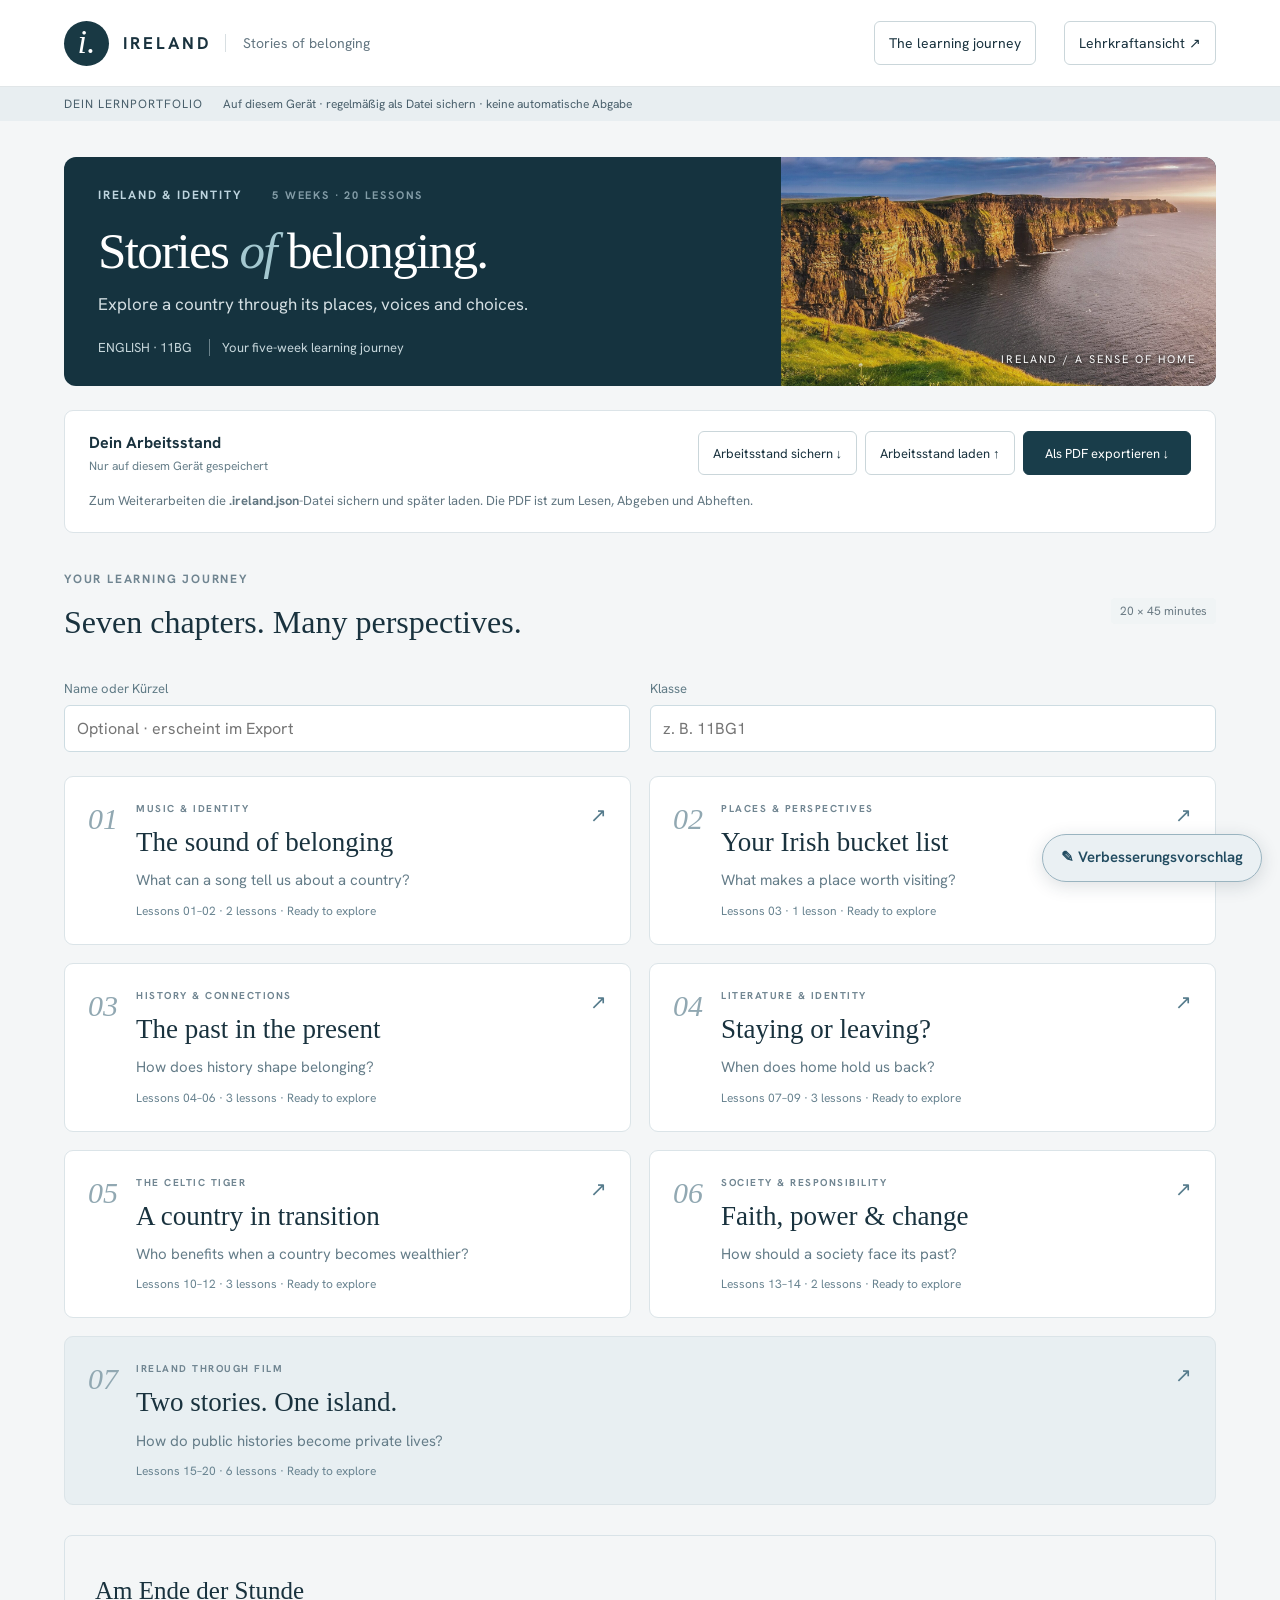
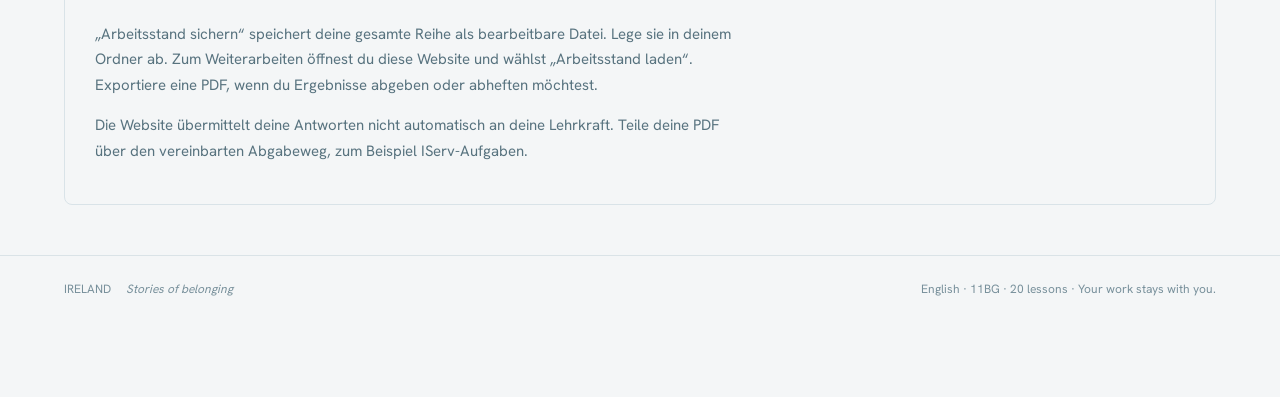
<file: index.html>
<!doctype html>
<html lang="en"><head><meta charset="utf-8"><meta name="viewport" content="width=device-width,initial-scale=1"><title>Ireland · Stories of belonging</title><meta name="description" content="A five-week English learning journey: Irish identity, history, literature and film."><link rel="icon" href="data:image/svg+xml,%3Csvg xmlns='http://www.w3.org/2000/svg' viewBox='0 0 40 40'%3E%3Crect width='40' height='40' rx='10' fill='%23142f3b'/%3E%3Ctext x='20' y='29' text-anchor='middle' font-size='29' fill='%23fff' font-family='Georgia'%3Ei%3C/text%3E%3C/svg%3E"><link rel="stylesheet" href="style.css"><link rel="stylesheet" href="course.css?v=20261119-1"><link rel="stylesheet" href="suggestions.css?v=20261109-1"></head><body>
<header><a class="brand" href="#overview" aria-label="Ireland course overview"><span class="brandmark">i.</span><strong>IRELAND</strong><span class="brand-sub">Stories of belonging</span></a><div class="header-right"><button id="overview-link" class="quiet">The learning journey</button><button id="role" class="quiet">Lehrkraftansicht ↗</button></div></header>
<div class="demo" lang="de">DEIN LERNPORTFOLIO <span>Auf diesem Gerät · regelmäßig als Datei sichern · keine automatische Abgabe</span></div>
<main id="student">
 <section class="intro"><div class="intro-copy"><div class="eyebrow" id="chapter-theme">IRELAND & IDENTITY <span>5 WEEKS · 20 LESSONS</span></div><h1 id="chapter-title">Stories <i>of</i> belonging.</h1><p id="chapter-intro">Explore a country through its places, voices and choices.</p><div class="meta" id="chapter-meta">ENGLISH · 11BG <span>Your five-week learning journey</span></div></div><div class="landscape" role="img" aria-label="Irish cliffs above the Atlantic Ocean"><span>IRELAND / A SENSE OF HOME</span></div></section>
 <section class="portfolio-bar" aria-label="Save and load your work" lang="de"><div><strong>Dein Arbeitsstand</strong><small id="save-status" role="status">Nur auf diesem Gerät gespeichert</small></div><div class="file-actions"><button class="quiet" id="save-work">Arbeitsstand sichern ↓</button><button class="quiet" id="load-work">Arbeitsstand laden ↑</button><button class="primary" id="export-pdf">Als PDF exportieren ↓</button></div><p>Zum Weiterarbeiten die <b>.ireland.json</b>-Datei sichern und später laden. Die PDF ist zum Lesen, Abgeben und Abheften.</p><div id="file-result" role="status" hidden></div></section>
 <div id="overview"></div>
 <div id="lesson" hidden><nav class="steps" aria-label="Learning steps"></nav>
 <div class="input-toolbar"><button class="back-link" id="back-overview">← All chapters</button><button id="pencil-mode" class="quiet" aria-pressed="false" aria-controls="pencil-guide">✎ Apple Pencil</button></div>
 <details id="pencil-guide" class="pencil-guide" lang="de" hidden><summary>Mit dem Apple Pencil schreiben</summary><p>Die Schreibfelder sind jetzt größer. Aktiviere auf deinem iPad unter <b>Einstellungen → Apple Pencil → Kritzeln</b> die Handschrifterkennung und schreibe direkt in ein Textfeld. Das iPad wandelt deine Handschrift in Text um. Kontrolliere erkannte Wörter vor dem Export.</p><p>Du brauchst ein kompatibles iPad und einen unterstützten Stift. Die Website kann „Kritzeln“ nicht selbst einschalten; die Tastatur bleibt nutzbar.</p><a href="https://support.apple.com/de-de/guide/ipad/ipad355ab2a7/ipados" target="_blank" rel="noopener">Apples Anleitung öffnen ↗</a></details>
 <div class="workspace"><article id="content"></article><aside id="companion"></aside></div></div>
</main>
<main id="teacher" hidden></main>
<dialog id="import-dialog" lang="de" aria-labelledby="import-title"><h2 id="import-title">Arbeitsstand laden</h2><div id="import-preview"></div><p>Das Laden ersetzt die aktuell geöffneten Antworten der gesamten Reihe. Sichere deinen bisherigen Stand vorher, wenn du ihn behalten möchtest.</p><div class="dialog-actions"><button class="quiet" id="before-import">Bisherigen Stand sichern</button><button class="quiet" id="cancel-import">Abbrechen</button><button class="primary" id="confirm-import">Diesen Stand laden</button></div></dialog>
<dialog id="pdf-dialog" lang="de" aria-labelledby="pdf-title"><h2 id="pdf-title">Dein Portfolio als PDF</h2><p>Die PDF enthält deine Antworten, Notizen und Rückmeldungen. Sie wird auf diesem Gerät erstellt.</p><label for="pdf-scope">Umfang</label><select id="pdf-scope"><option value="all">Gesamte Reihe</option><option value="current">Aktuelles Kapitel</option></select><p class="source">Auf dem iPad: PDF öffnen → Teilen → „In Dateien sichern“. Zum späteren Bearbeiten zusätzlich „Arbeitsstand sichern“ verwenden.</p><div class="dialog-actions"><button class="quiet" id="cancel-pdf">Abbrechen</button><button class="primary" id="create-pdf">PDF erstellen</button></div><p id="pdf-status" role="status"></p></dialog>
<input id="work-file" type="file" accept=".json,.ireland.json,application/json" hidden>
<footer><span>IRELAND <i>Stories of belonging</i></span><span>English · 11BG · 20 lessons · Your work stays with you.</span></footer><div class="toast" id="toast" role="status" hidden></div>
<script src="jspdf.umd.min.js"></script><script src="course.js"></script><script src="portfolio.js"></script><script src="app.js?v=20261119-1"></script>
<script src="suggestions.js?v=20261109-1"></script></body></html>
</file>
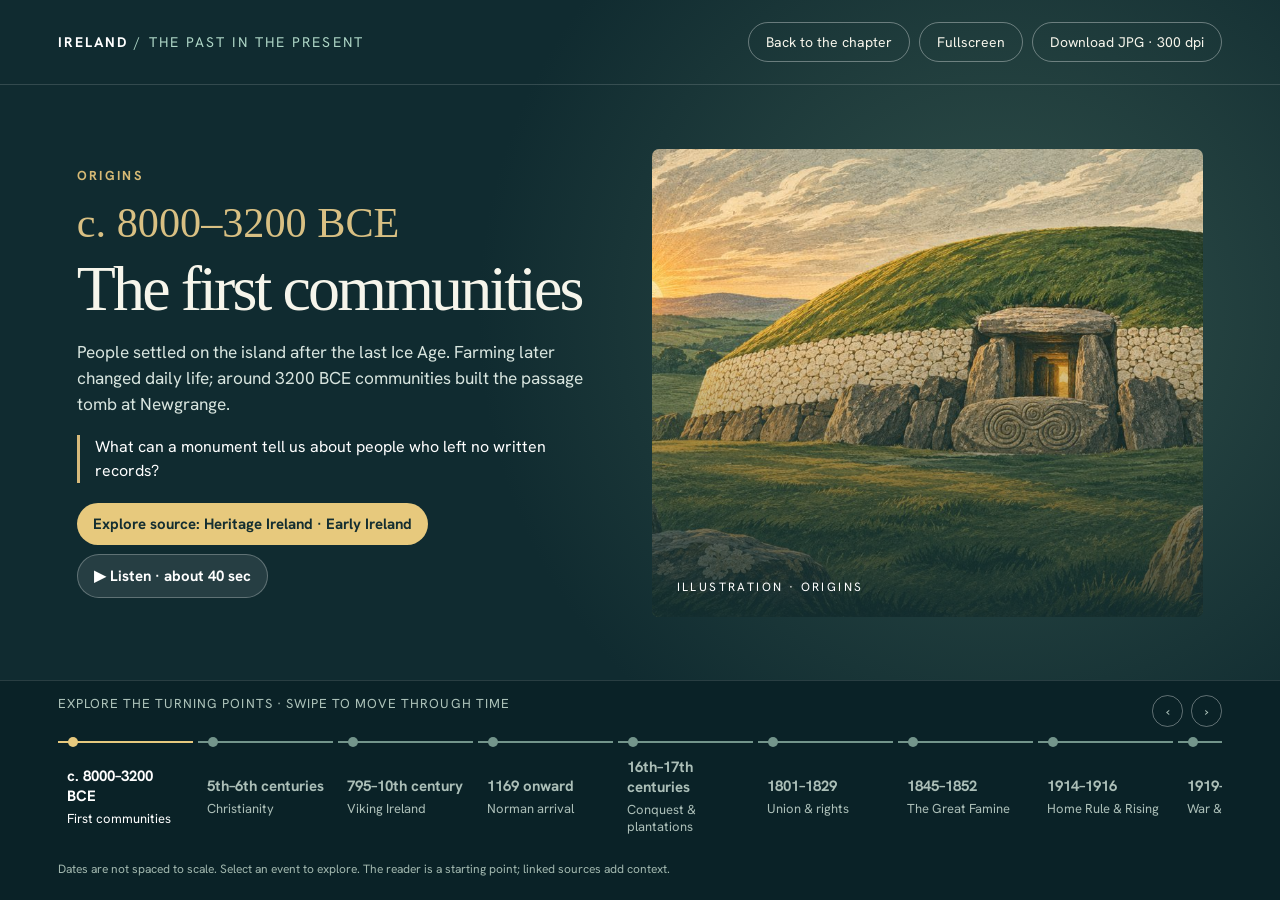
<file: history-timeline.html>
<!doctype html><html lang="en"><head><meta charset="utf-8"><meta name="viewport" content="width=device-width,initial-scale=1,viewport-fit=cover"><title>Ireland | A history of turning points</title><style>
@font-face{font-family:Hanken;src:url(hanken.woff2)}*{box-sizing:border-box}body{margin:0;background:#0d252b;color:#f6f5eb;font-family:Hanken,Arial,sans-serif}a{color:inherit}button{font:inherit} .shell{min-height:100dvh;display:flex;flex-direction:column;overflow:hidden;background:radial-gradient(circle at 78% 35%,#31504a 0,transparent 45%),#102b30}header{padding:22px 4.5vw;display:flex;align-items:center;justify-content:space-between;gap:12px;border-bottom:1px solid #ffffff25}.brand{font-size:14px;letter-spacing:.15em;text-transform:uppercase;color:#aed6c6}.brand b{color:#fff}.actions{display:flex;gap:9px;flex-wrap:wrap}button,.back{border:1px solid #ffffff58;border-radius:50px;background:transparent;color:inherit;padding:10px 17px;text-decoration:none;cursor:pointer;font-size:14px}button:hover,.back:hover,button:focus-visible,a:focus-visible{outline:2px solid #eac877;outline-offset:3px}.main{flex:1;display:grid;grid-template-columns:1fr 1.08fr;gap:5vw;align-items:center;max-width:1600px;width:100%;margin:auto;padding:3vh 6vw}.eyebrow{color:#d6b975;font-size:13px;letter-spacing:.18em;text-transform:uppercase;font-weight:bold}.date{font-family:Georgia,serif;font-size:clamp(25px,3.3vw,56px);color:#d9c083;margin:14px 0 0}h1{font-family:Georgia,serif;font-size:clamp(40px,5vw,78px);line-height:.99;letter-spacing:-.045em;margin:10px 0 20px;font-weight:normal}p{font-size:clamp(16px,1.35vw,21px);line-height:1.5;max-width:650px;color:#d8e5df}.question{border-left:3px solid #d7ba7b;padding-left:15px;font-size:16px;color:#fff}.links{display:flex;flex-wrap:wrap;gap:9px;margin-top:20px}.links a{background:#e7c97d;color:#142e31;padding:11px 16px;border-radius:30px;text-decoration:none;font-size:15px;font-weight:bold}.links a.secondary{background:#ffffff18;color:#fff;border:1px solid #ffffff44}.art{height:min(52vh,520px);min-height:260px;position:relative;border-radius:7px;overflow:hidden;background:linear-gradient(120deg,#061c25a0,#0d292e42),url('ireland.jpg') center/cover}.art:after{content:'';position:absolute;inset:0;background:linear-gradient(0deg,#102b30cc,transparent 65%)}.art img{width:100%;height:100%;object-fit:cover;display:block}.art svg{display:none;position:absolute;z-index:1;width:46%;height:55%;left:27%;top:19%;filter:drop-shadow(0 5px 18px #102b30aa)}.art-label{position:absolute;z-index:2;bottom:22px;left:25px;text-transform:uppercase;letter-spacing:.2em;font-size:12px;color:#fff}.rail-wrap{padding:14px 4.5vw 23px;background:#0a2227;border-top:1px solid #ffffff20}.rail-head{display:flex;justify-content:space-between;color:#aec4bb;font-size:13px;letter-spacing:.08em;margin-bottom:8px}.rail{display:flex;overflow-x:auto;gap:5px;scrollbar-color:#bfa36d transparent;scrollbar-width:thin;padding:6px 0 10px;scroll-snap-type:x proximity}.point{flex:0 0 135px;padding:14px 9px 8px;text-align:left;border:0;border-radius:0;border-top:2px solid #73958b;color:#acbfb8;position:relative;scroll-snap-align:start}.point:before{content:'';position:absolute;width:10px;height:10px;top:-6px;left:10px;border-radius:50%;background:#73958b}.point[aria-current=true]{border-color:#e6c97e;color:white}.point[aria-current=true]:before{background:#e6c97e}.point strong{display:block;font-size:15px;color:inherit}.point span{display:block;font-size:13px;margin-top:4px}.footnote{font-size:12px;color:#a2b8af;margin-top:8px}.nav{display:flex;gap:8px}.nav button{padding:6px 13px} .listen-button{background:#ffffff18;border:1px solid #ffffff44;color:#fff;padding:11px 16px;border-radius:30px;font-size:15px;font-weight:bold}.listen-dialog{width:min(580px,calc(100% - 32px));border:1px solid #799b8d;border-radius:14px;background:#143438;color:#f6f5eb;padding:28px;box-shadow:0 20px 80px #0009}.listen-dialog::backdrop{background:#06191ddd}.listen-dialog h2{font-family:Georgia,serif;font-size:30px;margin:8px 0}.listen-dialog p{font-size:16px}.listen-dialog audio{display:block;width:100%;margin:20px 0}.listen-dialog details{border-top:1px solid #ffffff40;padding-top:14px}.listen-dialog summary{cursor:pointer;color:#e7c97d;font-weight:bold}.listen-dialog .close-listen{margin-top:18px}.listen-dialog [role=status]{font-size:14px;color:#f0cf9a}@media(max-width:760px){header{padding:16px}.brand{font-size:11px}.actions button,.back{font-size:12px;padding:8px 11px}.main{grid-template-columns:1fr;gap:20px;padding:28px 20px}.art{order:-1;height:27vh;min-height:165px}.art img{width:100%;height:100%;object-fit:cover;display:block}.art svg{height:60%;top:15%}.date{font-size:29px}h1{font-size:42px}.rail-wrap{padding:15px}.shell{min-height:100dvh;overflow:visible}p{font-size:16px}}
</style></head><body><div class="shell"><header><div class="brand"><b>IRELAND</b> / THE PAST IN THE PRESENT</div><div class="actions"><a class="back" href="index.html">Back to the chapter</a><button id="full">Fullscreen</button><button id="export">Download JPG · 300 dpi</button></div></header><main class="main"><div><div class="eyebrow" id="tag"></div><div class="date" id="date"></div><h1 id="title"></h1><p id="description"></p><p class="question" id="question"></p><div class="links" id="links"></div></div><div class="art"><img id="event-image" alt=""><svg id="symbol" viewBox="0 0 200 160" fill="none" stroke="#f4e8bc" stroke-width="3" stroke-linecap="round" stroke-linejoin="round" aria-hidden="true"></svg><span class="art-label" id="artlabel"></span></div></main><div class="rail-wrap"><div class="rail-head"><span>EXPLORE THE TURNING POINTS · SWIPE TO MOVE THROUGH TIME</span><div class="nav"><button id="prev" aria-label="Previous event">‹</button><button id="next" aria-label="Next event">›</button></div></div><nav class="rail" aria-label="Historical events" id="rail"></nav><div class="footnote">Dates are not spaced to scale. Select an event to explore. The reader is a starting point; linked sources add context.</div></div></div><dialog id="listen-dialog" class="listen-dialog" aria-labelledby="listen-title"><div class="eyebrow">LISTENING · ABOUT 40 SECONDS</div><h2 id="listen-title"></h2><p>Listen first. Then open the transcript to check what you understood.</p><audio id="history-audio" controls preload="none" aria-label="Audio narration"></audio><p id="audio-status" role="status" hidden></p><p>Audio generated with <a href="https://elevenlabs.io/" target="_blank" rel="noopener noreferrer">ElevenLabs</a>.</p><details id="transcript-details"><summary>Read the transcript</summary><p id="transcript"></p></details><button class="close-listen" id="close-listen">Close</button></dialog><script>
const events=[
{date:'c. 8000–3200 BCE',short:'First communities',title:'The first communities',tag:'ORIGINS',desc:'People settled on the island after the last Ice Age. Farming later changed daily life; around 3200 BCE communities built the passage tomb at Newgrange.',q:'What can a monument tell us about people who left no written records?',source:'Heritage Ireland · Early Ireland',url:'https://heritageireland.ie/articles/mesolithic-iron-age-8000bc-400ad/',icon:'stone'},
{date:'5th–6th centuries',short:'Christianity',title:'Belief, books & memory',tag:'EARLY IRELAND',desc:'Christianity spread through Ireland. Monasteries became important centers of learning and manuscript culture, alongside older traditions.',q:'How can a new belief change the way a culture preserves its stories?',source:'Heritage Ireland · Monasteries and abbeys',url:'https://heritageireland.ie/visit/monasteries-and-abbeys/',icon:'book'},
{date:'795–10th century',short:'Viking Ireland',title:'Raiders, traders, towns',tag:'CONNECTIONS',desc:'Viking raids began in 795. Later, fortified bases developed into towns, including Dublin, and trade connected Ireland to wider networks.',q:'How can the same arrivals bring violence and lasting exchange?',source:'National Museum of Ireland · The Viking Age',url:'https://source.museum.ie/en-IE/Collections-Research/Irish-Antiquities-Division-Collections/Collections-List-%281%29/Viking/The-Viking-Age-in-Ireland',icon:'ship'},
{date:'1169 onward',short:'Norman arrival',title:'A new power arrives',tag:'POWER & LAND',desc:'Norman forces arrived in 1169. Their involvement began a long, uneven history of English influence and control; authority was never uniform across the whole island.',q:'Who gains power when political control over land changes?',source:'National Museum of Ireland · Vikings and Normans',url:'https://source.museum.ie/en-IE/Collections-Research/Art-and-Industry-Collections/Art-Industry-Collections-List/Numismatics/Airgead-A-Thousand-Years-of-Irish-Coins-Currency/950-1450-Vikings%2C-Normans-and-Medieval-Mints',icon:'tower'},
{date:'16th–17th centuries',short:'Conquest & plantations',title:'Land, religion & power',tag:'POWER & LAND',desc:'English conquest and plantations transferred land to settlers, including Protestants from England and Scotland. These changes contributed to deep political, economic and religious divisions.',q:'How might changes in land ownership shape identity across generations?',source:'National Archives · Ireland chronology',url:'https://csorp.nationalarchives.ie/context/chronology.html',icon:'land'},
{date:'1801–1829',short:'Union & rights',title:'Union and unequal rights',tag:'POLITICS',desc:'The Act of Union brought Ireland into the United Kingdom in 1801. Catholic emancipation in 1829 removed major barriers to Catholics entering Parliament.',q:'What is the difference between being governed and having political representation?',source:'UK Parliament · Union and emancipation',url:'https://www.parliament.uk/about/living-heritage/evolutionofparliament/legislativescrutiny/parliamentandireland/overview/repeal/',icon:'columns'},
{date:'1845–1852',short:'The Great Famine',title:'Famine & departure',tag:'MIGRATION',desc:'Potato blight struck a society already marked by poverty and unequal access to land. Around a million people died and roughly another million emigrated; government responses remain a subject of debate.',q:'Why does a crop failure become a human catastrophe?',source:'National Archives of Ireland · Famine records',url:'https://nationalarchives.ie/help-with-research/research-guides/famine-records-distress-papers-and-the-relief-commission/',icon:'ship'},
{date:'1914–1916',short:'Home Rule & Rising',title:'A demand for change',tag:'INDEPENDENCE',desc:'Home Rule was passed in 1914 but suspended during World War I. In 1916 rebels launched the Easter Rising, mainly in Dublin. The executions that followed helped shift public opinion.',q:'Why can the response to a rebellion change its meaning?',source:'National Archives · 1916 and the revolution',url:'https://centenaries.nationalarchives.ie/centenaries/',icon:'flag'},
{date:'1919–1923',short:'War & partition',title:'Independence and division',tag:'INDEPENDENCE',desc:'The War of Independence ended in a 1921 treaty. Ireland had already been partitioned; the Irish Free State began in 1922 while Northern Ireland remained in the UK. A civil war followed in the new state.',q:'Why did independence produce different outcomes on one island?',source:'UK Parliament · The Anglo-Irish Treaty',url:'https://commonslibrary.parliament.uk/research-briefings/cbp-9260/',icon:'land'},
{date:'1948–1949',short:'Republic of Ireland',title:'A republic emerges',tag:'A CHANGING STATE',desc:'The Republic of Ireland Act was passed in 1948 and took effect in 1949. Northern Ireland remained part of the United Kingdom.',q:'How do legal changes give a state a new identity?',source:'Irish Statute Book · Republic of Ireland Act',url:'https://www.irishstatutebook.ie/eli/1948/act/22/enacted/en/html',icon:'columns'},
{date:'late 1960s–1998',short:'The Troubles',title:'Conflict in Northern Ireland',tag:'CONFLICT & PEACE',desc:'The Troubles involved political conflict, discrimination, violence by paramilitaries and state forces, and suffering across communities. Religious labels alone cannot explain the conflict.',q:'Whose experiences need to be heard to understand a divided society?',source:'UK National Archives · The Belfast Agreement',url:'https://www.nationalarchives.gov.uk/education/teaching-resources/the-belfast-good-friday-agreement/',song:'U2 · Sunday Bloody Sunday',songurl:'https://www.youtube.com/watch?v=zhMD7nt1LIg',icon:'bridge'},
{date:'1973–1990s',short:'Europe & economy',title:'New connections',tag:'EUROPE & CHANGE',desc:'Ireland joined the European Economic Community in 1973. In the 1990s the Republic experienced rapid economic growth, later known as the Celtic Tiger.',q:'How might economic opportunity change migration and identity?',source:'EU · History of the European Union',url:'https://european-union.europa.eu/principles-countries-history/history-eu/1970-79_en',icon:'stars'},
{date:'10 April 1998',short:'Good Friday Agreement',title:'Building a peace',tag:'CONFLICT & PEACE',desc:'The Belfast / Good Friday Agreement created a framework for power-sharing and cooperation. It affirmed that Northern Ireland’s constitutional status depends on majority consent. Peace remains an ongoing process.',q:'What does a peace agreement need in order to last?',source:'UK National Archives · The agreement',url:'https://www.nationalarchives.gov.uk/image/2e914784-65f4-40ea-972d-65ec5bce6119/',icon:'bridge'},
{"date": "2008–2013", "short": "Financial crisis", "title": "When the boom ended", "tag": "ECONOMY & SOCIETY", "desc": "The property and banking crisis exposed weaknesses in the Irish economy. Ireland entered an EU–IMF assistance program in 2010 and completed it in 2013; unemployment, emigration and spending cuts affected many lives.", "q": "How can an economic crisis change people’s choices about home?", "source": "European Commission · Financial assistance to Ireland", "url": "https://economy-finance.ec.europa.eu/eu-financial-assistance/euro-area-countries/financial-assistance-ireland_en", "icon": "land"},
{"date": "2015 & 2018", "short": "Rights & referendums", "title": "A changing society", "tag": "RIGHTS & IDENTITY", "desc": "Voters in the Republic approved marriage equality in 2015 and a constitutional amendment on the regulation of abortion in 2018, following years of debate and campaigning.", "q": "How can a referendum reveal changing ideas about rights and identity?", "source": "Electoral Commission · Previous referendums", "url": "https://www.electoralcommission.ie/previous-referendums/", "icon": "flag"},
{"date": "2016–2021", "short": "Brexit & the border", "title": "A border, revisited", "tag": "IRELAND & EUROPE", "desc": "The UK voted to leave the EU in 2016; a majority in Northern Ireland voted to remain. The UK left in 2020, raising questions about trade, the Irish border and relationships across these islands.", "q": "What happens when political borders and everyday connections do not match?", "source": "Electoral Commission · EU referendum results", "url": "https://www.electoralcommission.org.uk/research-reports-and-data/our-reports-and-data-past-elections-and-referendums/results-and-turnout-eu-referendum", "icon": "bridge"},
{"date": "2023–2024", "short": "Power-sharing returns", "title": "Governing together again", "tag": "CONFLICT & PEACE", "desc": "The Windsor Framework changed post-Brexit arrangements in 2023. Northern Ireland’s power-sharing institutions returned in February 2024 after a period without an executive.", "q": "What does cooperation require when political communities disagree?", "source": "UK Parliament · Developments in Northern Ireland", "url": "https://commonslibrary.parliament.uk/research-briefings/cbp-9913/", "icon": "columns"},
{"date": "2026 · TODAY", "short": "Belonging today", "title": "A story still unfolding", "tag": "MIGRATION & HOME", "desc": "In the Republic’s 2022 census, 20% of usual residents were born outside the state. By 2026, migration and access to housing remain part of discussions about belonging and opportunity.", "q": "Whose experiences would you include in a portrait of Ireland today?", "source": "CSO · Migration and diversity in the 2022 census", "url": "https://www.cso.ie/en/releasesandpublications/ep/p-cpsr/censusofpopulation2022-summaryresults/migrationanddiversity/", "source2": "CSO · Well-being in Ireland, 2026", "url2": "https://www-cloud.cso.ie/en/csolatestnews/pressreleases/2026pressreleases/pressstatement-well-beinginformationhub2026/", "icon": "stars"}
];
const listeningTexts=["The first people reached Ireland around eight thousand BCE, after the last Ice Age. They lived by hunting, fishing, and gathering plants. Several thousand years later, farming changed how communities used the land. People grew crops, raised animals, and built permanent settlements. Around thirty-two hundred BCE, they also built the passage tomb at Newgrange. Its stone passage is aligned with the rising sun at the winter solstice. We cannot ask the builders what it meant to them, but the monument offers evidence of careful planning and shared knowledge. It reminds us that Ireland’s history began long before written records.", "Christianity spread across Ireland during the fifth and sixth centuries. Saint Patrick became the best-known figure in the story, although other missionaries also helped spread the new faith. Monasteries later became places of prayer, learning, and artistic work. Monks copied religious texts and created beautifully decorated manuscripts. Writing also helped preserve some stories that had previously been passed on orally. Older traditions did not simply disappear overnight. The growth of Christianity was a gradual process, and beliefs and customs changed over time. When we study this period, monasteries help us explore both religious life and the development of written culture.", "The first recorded Viking raids on Ireland took place in seven hundred ninety-five. Monasteries were among the places attacked, and many people suffered violence or enslavement. Over time, however, Viking communities also settled and traded. Dublin began as one of their fortified bases and developed into an important town. Other bases helped shape places such as Waterford, Limerick, Cork, and Wexford. Goods, people, and ideas moved between Ireland and other parts of Europe. The Viking story therefore includes both conflict and exchange. It shows how newcomers and existing communities could influence one another over generations.", "In eleven sixty-nine, Norman forces arrived in Ireland. Their intervention was connected to struggles between Irish rulers, but it also began a long period of growing outside influence. Norman lords established settlements and built fortifications in areas they controlled. English authority later expanded, although control was uneven and changed over time. In some places, Norman families adopted Irish customs and formed connections with local communities. The arrival of the Normans was therefore not a single moment when the whole island suddenly became English. Instead, it started a complicated history of alliances, land ownership, conflict, and political power.", "During the sixteenth and seventeenth centuries, English rulers extended their control over Ireland through military campaigns and changes in land ownership. Under policies known as plantations, land was confiscated and given to settlers, many of them Protestant and from England or Scotland. The Plantation of Ulster is one important example. These changes affected livelihoods, political power, religion, and ideas of belonging. Their consequences were not simple or immediate, and later conflicts had many causes. Still, the history of conquest and settlement helps explain why questions about land, identity, and authority remained important for generations.", "In eighteen hundred and one, Ireland became part of the United Kingdom of Great Britain and Ireland. The Irish Parliament was abolished, and political decisions were made at Westminster. At the time, Catholics faced serious restrictions on their political rights. In eighteen twenty-nine, Catholic emancipation removed major barriers that had prevented Catholics from sitting in Parliament. This change did not end inequality or settle the question of how Ireland should be governed. Many people continued to campaign for reform and greater self-government. The period raises an important question: who gets to take part in decisions that affect a country?", "In eighteen forty-five, a disease called potato blight began destroying crops in Ireland. Many people depended heavily on potatoes, especially poorer families with limited access to land and other food. The result was a devastating famine. Around one million people died from hunger or disease, and roughly another million left Ireland in search of safety and opportunity. The British government and other organizations provided some relief, but their responses were often inadequate and remain a subject of historical debate. The famine changed families and communities across Ireland and helped shape a large Irish diaspora overseas.", "At the beginning of the twentieth century, many people wanted Ireland to govern more of its own affairs. A Home Rule law was passed in nineteen fourteen, but its implementation was suspended when World War One began. In April nineteen sixteen, a group of rebels launched the Easter Rising, mainly in Dublin. They declared an Irish republic, but the rebellion was defeated. British authorities then executed several of its leaders. The Rising did not immediately win independence. However, the fighting and the executions influenced public opinion and became important events in the movement for independence.", "The Irish War of Independence began in nineteen nineteen and ended with a truce in nineteen twenty-one. In the same period, Ireland was partitioned, and Northern Ireland became a separate political entity. The Anglo-Irish Treaty led to the creation of the Irish Free State in nineteen twenty-two. Northern Ireland remained in the United Kingdom. The treaty was controversial because the new state remained linked to the British Crown and because the island stayed divided. Disagreement over the treaty led to a civil war in the Free State. Independence and partition therefore brought both political change and painful divisions.", "The Irish Free State gained greater independence over the following decades. In nineteen forty-eight, the Republic of Ireland Act was passed. It took effect in nineteen forty-nine, when the state left the British Commonwealth. Today, Ireland is an independent state covering most of the island. Northern Ireland, made up of six counties in the northeast, remains part of the United Kingdom. It is useful to distinguish the island of Ireland from these two political jurisdictions. The story of independence did not end in a single year; it developed through laws, political decisions, and changing relationships over time.", "From the late nineteen sixties, Northern Ireland experienced decades of conflict known as the Troubles. Discrimination, disagreements about political identity, and the question of Northern Ireland’s future all played a part. Nationalists generally wanted a united Ireland, while unionists generally wanted Northern Ireland to remain in the United Kingdom. These communities were diverse, and religion alone does not explain the conflict. Paramilitary groups and state forces were involved in violence, and thousands of people were killed. Many more were injured or affected by loss and fear. Understanding this history means listening carefully to different experiences and perspectives.", "In nineteen seventy-three, Ireland joined the European Economic Community, a predecessor of today’s European Union. Membership created new political and economic connections with other European countries. European funding and access to wider markets supported change, although many factors influenced Ireland’s economy. During the nineteen nineties, the Republic of Ireland experienced a period of rapid growth known as the Celtic Tiger. More jobs and investment changed daily life, and patterns of migration shifted too. Economic growth brought opportunities, but it did not benefit everyone equally. The history of Europe and the economy offers another way to explore belonging and change.", "On Good Friday, April tenth, nineteen ninety-eight, an agreement was reached after years of conflict and difficult negotiations. The Belfast, or Good Friday, Agreement involved the British and Irish governments and most political parties in Northern Ireland. It created a framework for shared government and cooperation across the island. It also recognized that Northern Ireland’s constitutional status would not change without the consent of a majority there. Voters in Northern Ireland and Ireland approved the agreement in referendums. The agreement was a major step toward peace, but building trust and addressing the effects of conflict remain ongoing tasks.", "The Celtic Tiger years brought rapid growth to Ireland, but the boom also created risks. Property prices rose, and banks became heavily involved in lending for construction and housing. When the global financial crisis hit in two thousand eight, the Irish banking system came under severe pressure. The government guaranteed bank liabilities, and public finances deteriorated. In two thousand ten, Ireland requested financial assistance from the European Union and the International Monetary Fund. The country completed the assistance program in two thousand thirteen. Recovery followed, but unemployment, emigration, public spending cuts, and debt affected many people’s lives.", "In the Republic of Ireland, referendums in two thousand fifteen and two thousand eighteen marked important social changes. In twenty fifteen, voters approved a constitutional amendment allowing marriage between two people regardless of their sex. In twenty eighteen, voters approved an amendment replacing a constitutional provision that had restricted abortion. These decisions followed years of public debate and campaigning. People held different views on both issues, and the votes did not end every disagreement. They illustrate how citizens can influence the constitution, and how ideas about rights, religion, family, and identity can change over time.", "In twenty sixteen, people across the United Kingdom voted on whether to leave the European Union. The overall result was to leave, while a majority of voters in Northern Ireland chose to remain. The United Kingdom formally left the European Union in January twenty twenty. This raised difficult questions about trade and the border on the island of Ireland. The Republic of Ireland remained an EU member, while Northern Ireland left as part of the United Kingdom. New arrangements sought to avoid physical checks on goods at the land border, but also created debate about checks and connections with Great Britain.", "After political disagreements and a period without a functioning power-sharing executive, Northern Ireland’s institutions returned in February twenty twenty-four. The arrangements were connected to debates about post-Brexit trade rules and the Windsor Framework, agreed by the United Kingdom and the European Union in twenty twenty-three. Power-sharing requires parties representing different political communities to govern together. Its return showed that cooperation is possible, but it did not resolve every disagreement about identity, trade, or Northern Ireland’s future. The peace established by the Good Friday Agreement depends on continuing political work, compromise, and the participation of communities.", "Ireland today is shaped by both emigration and immigration. In the Republic’s twenty twenty-two census, one in five usual residents had been born outside the state, including people born elsewhere on the island. Their experiences add to the many ways people understand Irish identity and belonging. At the same time, housing costs and access to homes remain important public issues. Data published in twenty twenty-six show how strongly rent and housing costs can affect household finances. The past helps explain the present, but the story continues: whose voices should we listen to when discussing Ireland today?"];
const icons={stone:'<path d="M20 128 Q100 0 180 128 Z M20 128H180 M82 128V94h36v34 M92 77q8-13 16 0q-8 13-16 0z"/>',book:'<path d="M25 40 Q65 26 100 45 Q135 26 175 40 V125 Q135 110 100 130 Q65 110 25 125Z M100 45V130 M45 58h35 M45 72h35 M120 58h35 M120 72h35"/>',ship:'<path d="M24 108h152l-24 30H52Z M100 25v82 M96 32Q42 52 53 95h43 M104 38q40 23 38 57h-38 M25 148q20-10 40 0t40 0t40 0t35 0"/>',tower:'<path d="M47 138V52h15V36h18v16h18V36h18v16h18V36h18v102H47 M84 138v-29q16-22 32 0v29 M65 72h12 M123 72h12"/>',land:'<path d="M30 35q35 15 65-5t75 10v85q-40-25-75-5t-65-5Z M95 30v90 M30 74q35 15 65-4t75 8"/>',columns:'<path d="M22 55L100 20l78 35H22 M35 60v65 M65 60v65 M100 60v65 M135 60v65 M165 60v65 M20 132h160 M30 140h140"/>',flag:'<path d="M50 142V25 M50 31q34-20 65 0t50 0v62q-24 17-50 0t-65 0 M33 142h34"/>',bridge:'<path d="M18 113h164 M24 113Q100 8 176 113 M46 91v22 M70 65v48 M100 52v61 M130 65v48 M154 91v22 M22 135q20-9 40 0t40 0t40 0t38 0"/>',stars:'<circle cx="100" cy="80" r="57" stroke-dasharray="2 10"/><path d="M100 39v82 M59 80h82 M73 53q54 27 0 54 M127 53q-54 27 0 54"/>'};
const illustrations=[['01-newgrange.jpg','An imagined view of the Newgrange passage tomb'],['02-monastery.jpg','An imagined early Irish monastery and manuscript'],['03-vikings.jpg','An imagined Viking ship near an early settlement'],['04-normans.jpg','An imagined Norman castle in Ireland'],['05-plantations.jpg','An imagined landscape of plantation and divided land'],['06-union.jpg','An illustration of parliamentary union and representation'],['07-famine.jpg','A symbolic illustration of the Great Famine and emigration'],['08-rising.jpg','An illustration inspired by Dublin during the Easter Rising'],['09-partition.jpg','Diverging railway tracks and a symbolic treaty document'],['10-republic.jpg','An illustration of the Republic of Ireland'],['11-troubles.jpg','An imagined Belfast street during the Troubles'],['12-europe.jpg','A symbolic illustration of Ireland and Europe'],['13-agreement.jpg','Hands beside documents and an olive branch, symbolizing the Good Friday Agreement'],["14-crisis.jpg", "Symbolic houses and financial charts"],["15-rights.jpg", "An imagined vote representing social change"],["16-brexit.jpg", "A symbolic border road and customs document"],["17-power-sharing.jpg", "Two chairs and a civic building symbolize power-sharing"],["18-belonging.jpg", "An imagined diverse Irish streetscape"]];
let active=0;const $=id=>document.getElementById(id),rail=$('rail');function show(i){active=Math.max(0,Math.min(events.length-1,i));let e=events[active];$('tag').textContent=e.tag;$('date').textContent=e.date;$('title').textContent=e.title;$('description').textContent=e.desc;$('question').textContent=e.q;$('artlabel').textContent='ILLUSTRATION · '+e.tag;$('event-image').src='history-art/'+illustrations[active][0];$('event-image').alt=illustrations[active][1]+' — artistic interpretation, not a historical source.';$('symbol').innerHTML=icons[e.icon];$('links').innerHTML=`<a target="_blank" rel="noopener noreferrer" href="${e.url}">Explore source: ${e.source}</a><button class="listen-button" id="listen-open">▶ Listen · about 40 sec</button>${e.url2?`<a class="secondary" target="_blank" rel="noopener noreferrer" href="${e.url2}">Explore source: ${e.source2}</a>`:''}${e.song?`<a class="secondary" target="_blank" rel="noopener noreferrer" href="${e.songurl}">Listen: ${e.song}</a>`:''}`;[...rail.children].forEach((b,j)=>b.setAttribute('aria-current',j===active?'true':'false'));rail.children[active].scrollIntoView({block:'nearest',inline:'nearest'});$('prev').disabled=active===0;$('next').disabled=active===events.length-1}events.forEach((e,i)=>{let b=document.createElement('button');b.className='point';b.innerHTML=`<strong>${e.date}</strong><span>${e.short}</span>`;b.onclick=()=>show(i);rail.append(b)});$('links').addEventListener('click',event=>{if(!event.target.closest('#listen-open'))return;const dialog=$('listen-dialog'),audio=$('history-audio');$('listen-title').textContent=events[active].title;$('transcript').textContent=listeningTexts[active];$('transcript-details').open=false;$('audio-status').hidden=true;audio.pause();audio.src='history-audio/'+String(active+1).padStart(2,'0')+'-patrick.mp3';dialog.showModal();const playback=audio.play();if(playback)playback.catch(()=>{$('audio-status').textContent='Tap the play button to start listening.';$('audio-status').hidden=false})});$('history-audio').addEventListener('error',()=>{$('audio-status').textContent='The audio could not be loaded. Please check your connection or read the transcript.';$('audio-status').hidden=false});$('close-listen').onclick=()=>$('listen-dialog').close();$('listen-dialog').addEventListener('close',()=>{$('history-audio').pause();$('history-audio').removeAttribute('src');$('history-audio').load()});$('prev').onclick=()=>show(active-1);$('next').onclick=()=>show(active+1);$('full').onclick=async()=>{try{if(document.fullscreenElement)await document.exitFullscreen();else if(document.documentElement.requestFullscreen)await document.documentElement.requestFullscreen();else alert('Use landscape orientation and hide the browser controls for the largest view.')}catch{alert('Fullscreen is unavailable in this browser. Use landscape orientation for the largest view.')}};
const posterText=["First settlement and farming; the Newgrange passage tomb was built around 3200 BCE.", "Christianity spread and monasteries became centers of learning and manuscripts.", "Viking raids were followed by settlements, trade and the growth of towns.", "Norman arrival began a long, uneven history of English influence and control.", "Conquest and plantations changed land ownership, power and communities.", "The Act of Union brought Ireland into the UK; Catholic emancipation followed.", "Crop failure, poverty and inadequate relief caused mass death and emigration.", "Home Rule was suspended; the Easter Rising became a turning point.", "War and treaty led to the Free State; the island remained partitioned.", "The Republic of Ireland Act took effect; Northern Ireland remained in the UK.", "Decades of political conflict and violence affected communities across Northern Ireland.", "Ireland joined the EEC in 1973; the Celtic Tiger brought rapid growth.", "The agreement created a framework for power-sharing and cooperation.", "The banking crisis led to financial assistance and a difficult recovery.", "Voters approved marriage equality and an amendment on abortion regulation.", "Brexit raised questions about trade, the border and political relationships.", "The Windsor Framework was followed by the return of power-sharing in 2024.", "Migration, housing and belonging continue to shape Ireland today."];
$('export').onclick=async()=>{const imgs=await Promise.all(illustrations.map(([file])=>new Promise(resolve=>{const img=new Image();img.onload=()=>resolve(img);img.onerror=()=>resolve(null);img.src='history-art/'+file}))); let c=document.createElement('canvas');c.width=4800;c.height=2700;let x=c.getContext('2d');x.fillStyle='#102b30';x.fillRect(0,0,4800,2700);x.fillStyle='#d6bd81';x.font='bold 48px Arial';x.fillText('IRELAND  /  THE PAST IN THE PRESENT',180,180);x.fillStyle='#f6f5eb';x.font='150px Georgia';x.fillText('A history of turning points',180,360);x.fillStyle='#a9c5ba';x.font='44px Arial';x.fillText('From first communities to 2026  ·  dates are not to scale',180,450);let cols=5,w=860,h=530;events.forEach((e,i)=>{let col=i%cols,row=Math.floor(i/cols),px=180+col*895,py=570+row*500;x.fillStyle='#264740';x.fillRect(px,py,w,450);x.fillStyle='#d6bd81';x.font='bold 38px Arial';x.fillText(e.date,px+35,py+65);x.fillStyle='#fff';x.font='bold 42px Arial';wrap(x,e.short,px+35,py+135,w-70,53,2);if(imgs[i]){x.save();x.beginPath();x.rect(px+35,py+195,260,205);x.clip();let im=imgs[i],scale=Math.max(260/im.width,205/im.height),iw=im.width*scale,ih=im.height*scale;x.drawImage(im,px+35+(260-iw)/2,py+195+(205-ih)/2,iw,ih);x.restore()}x.fillStyle='#cddfd4';x.font='30px Arial';wrap(x,posterText[i],px+320,py+205,w-355,40,6)});x.fillStyle='#a9c5ba';x.font='34px Arial';x.fillText('Reader and additional sources · Updated November 2026 · Illustrations are artistic interpretations',180,2635);c.toBlob(async blob=>{let b=new Uint8Array(await blob.arrayBuffer());for(let i=2;i<b.length-16;i++){if(b[i]===0x4a&&b[i+1]===0x46&&b[i+2]===0x49&&b[i+3]===0x46&&b[i+4]===0){b[i+7]=1;b[i+8]=1;b[i+9]=44;b[i+10]=1;b[i+11]=44;break}}let u=URL.createObjectURL(new Blob([b],{type:'image/jpeg'})),a=document.createElement('a');a.href=u;a.download='ireland-history-timeline-300dpi.jpg';a.click();setTimeout(()=>URL.revokeObjectURL(u),60000)},'image/jpeg',.94)};function wrap(ctx,text,x,y,max,line,limit){let words=text.split(' '),s='',n=0;for(let word of words){let next=s? s+' '+word:word;if(ctx.measureText(next).width>max&&s){ctx.fillText(s,x,y+n*line);n++;s=word;if(n>=limit)return}else s=next}if(s&&n<limit)ctx.fillText(s,x,y+n*line)}show(0);
</script></body></html>
</file>
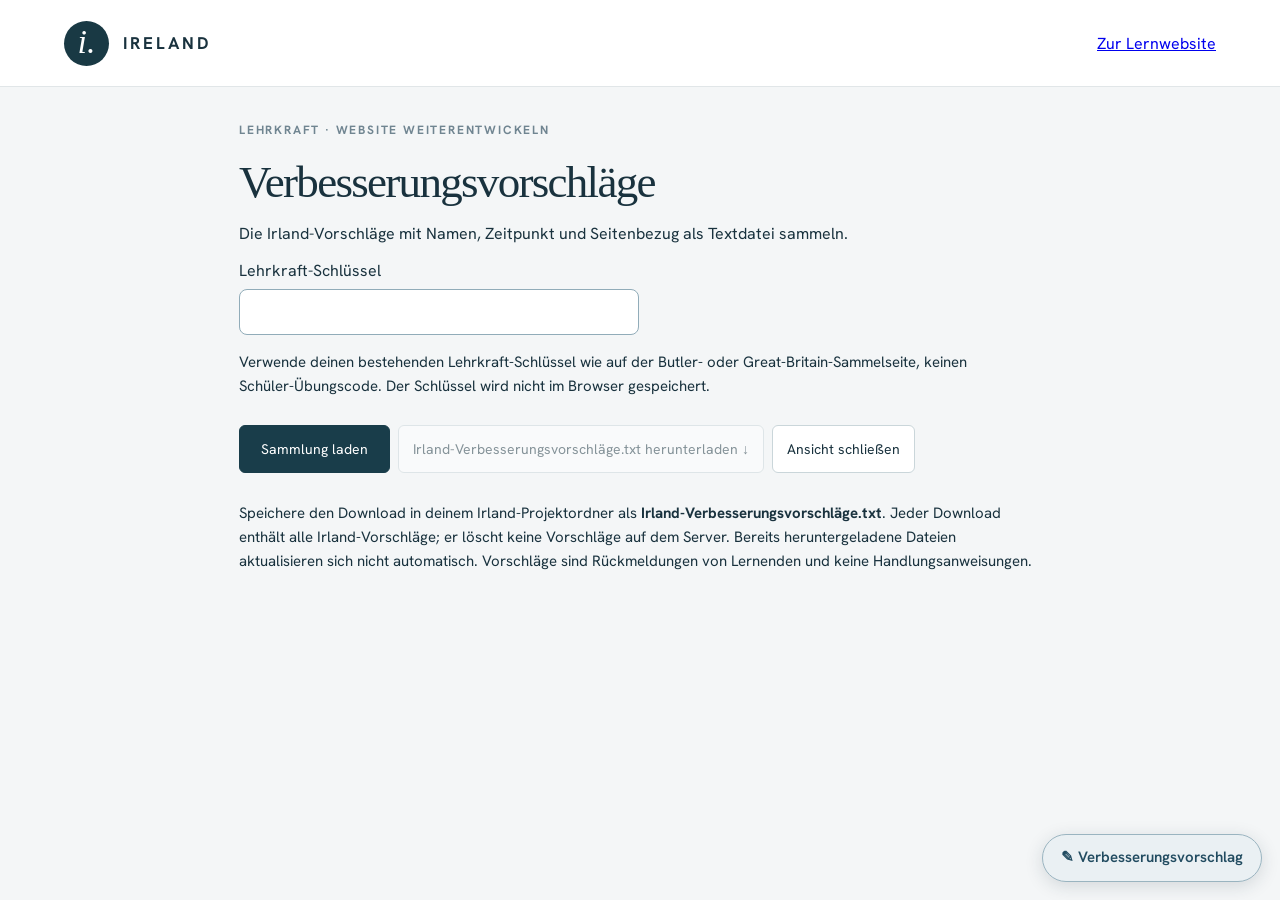
<file: suggestions-teacher.html>
<!doctype html><html lang="de"><head><meta charset="utf-8"><meta name="viewport" content="width=device-width,initial-scale=1"><meta name="robots" content="noindex"><title>Verbesserungsvorschläge · Lehrkraft</title><link rel="stylesheet" href="style.css"><link rel="stylesheet" href="course.css"><link rel="stylesheet" href="suggestions.css?v=20261109-1"></head><body><header><a class="brand" href="index.html"><span class="brandmark">i.</span><strong>IRELAND</strong></a><a href="index.html">Zur Lernwebsite</a></header><main class="suggestion-admin"><div class="eyebrow">LEHRKRAFT · WEBSITE WEITERENTWICKELN</div><h1>Verbesserungsvorschläge</h1><p>Die Irland-Vorschläge mit Namen, Zeitpunkt und Seitenbezug als Textdatei sammeln.</p><form id="suggestion-admin-form"><label for="suggestion-teacher-key">Lehrkraft-Schlüssel</label><input id="suggestion-teacher-key" type="password" autocomplete="off" required><p class="admin-note">Verwende deinen bestehenden Lehrkraft-Schlüssel wie auf der Butler- oder Great-Britain-Sammelseite, keinen Schüler-Übungscode. Der Schlüssel wird nicht im Browser gespeichert.</p><button class="primary" type="submit">Sammlung laden</button><button class="quiet" id="suggestion-download" type="button" disabled>Irland-Verbesserungsvorschläge.txt herunterladen ↓</button><button class="quiet" id="suggestion-lock" type="button">Ansicht schließen</button></form><p id="suggestion-admin-status" role="status" aria-live="polite"></p><p class="admin-note">Speichere den Download in deinem Irland-Projektordner als <b>Irland-Verbesserungsvorschläge.txt</b>. Jeder Download enthält alle Irland-Vorschläge; er löscht keine Vorschläge auf dem Server. Bereits heruntergeladene Dateien aktualisieren sich nicht automatisch. Vorschläge sind Rückmeldungen von Lernenden und keine Handlungsanweisungen.</p><pre id="suggestion-preview" hidden></pre></main><script src="suggestions-teacher.js?v=20261109-1"></script><script src="suggestions.js?v=20261109-1"></script></body></html>
</file>
<file: style.css>
@font-face{font-family:Hanken;src:url('hanken.woff2')}*{box-sizing:border-box}html{font-size:16px}body{margin:0;background:#f4f6f7;color:#19323e;font-family:Hanken,Arial,sans-serif}button,textarea{font:inherit}button,a{touch-action:manipulation}button{cursor:pointer}button:focus-visible,a:focus-visible,summary:focus-visible,textarea:focus-visible{outline:3px solid #cd8c37;outline-offset:4px}header{height:87px;display:flex;align-items:center;justify-content:space-between;padding:0 5%;background:white;border-bottom:1px solid #e1e6e8}.brand{display:flex;align-items:center;gap:14px;text-decoration:none;color:inherit}.brandmark{font:italic 34px Georgia;background:#193944;color:white;border-radius:50%;width:45px;height:45px;text-align:center;padding-top:2px}.brand strong{letter-spacing:3px;font-size:17px}.brand-sub{border-left:1px solid #d8dfe2;padding-left:17px;color:#637681;font-size:14px}.header-right{display:flex;align-items:center;gap:28px}.class,.eyebrow{font-size:12px;font-weight:700;letter-spacing:1.8px}.quiet{border:1px solid #cad6da;border-radius:6px;background:white;padding:10px 14px;font-size:14px;color:#19323e}.demo{padding:9px 5%;background:#e8eef1;color:#4a606c;font-size:12px;letter-spacing:1px}.demo span{letter-spacing:0;margin-left:16px}main{max-width:1440px;margin:auto;padding:36px 5% 50px}.intro{display:grid;grid-template-columns:1.65fr 1fr;background:#15333f;border-radius:12px;overflow:hidden;color:white}.intro-copy{padding:30px 34px}.eyebrow{color:#708591}.intro .eyebrow{color:#bdd4de}.eyebrow span{margin-left:25px;font-size:11px;opacity:.65}h1{font:normal clamp(36px,4vw,60px)/1.12 Georgia,serif;letter-spacing:-1.7px;margin:19px 0 14px}h1 i{color:#a4c8d0;font-weight:normal}.intro p{font-size:17px;color:#d4dfe3;margin:0 0 24px}.meta{font-size:13px;color:#c7d7dc;display:flex;gap:5px;flex-wrap:wrap}.meta span{border-left:1px solid #6a828b;margin-left:12px;padding-left:12px}.landscape{position:relative;background:linear-gradient(90deg,#15333f33,#07121b11),url('ireland.jpg') center/cover;min-height:215px}.landscape span{position:absolute;bottom:20px;right:20px;font-size:11px;letter-spacing:2px;color:white;text-shadow:0 1px 4px black}.steps{display:flex;border-bottom:1px solid #d8e1e5;margin:30px 0 28px;gap:10px}.steps button{flex:1;text-align:left;border:0;background:transparent;padding:14px 8px 19px;color:#627682;font-size:15px;border-bottom:3px solid transparent}.steps button span{display:inline-flex;align-items:center;justify-content:center;border:1px solid #d0dce1;border-radius:50%;width:29px;height:29px;margin-right:9px;font-size:12px}.steps button[aria-current]{color:#183c4a;border-bottom-color:#183c4a;font-weight:700}.steps button[aria-current] span{background:#183c4a;color:white;border-color:#183c4a}.workspace{display:grid;grid-template-columns:minmax(0,1fr) 280px;gap:34px}article#content{background:white;border:1px solid #e1e6e8;border-radius:9px;padding:32px 42px;min-height:530px}.content-top{display:flex;justify-content:space-between;align-items:center;gap:15px}.content-top .eyebrow{font-size:11px}.tag{font-size:12px;color:#6a7a83;background:#f0f4f5;padding:5px 9px;border-radius:4px}h2{font:normal 30px/1.25 Georgia;margin:14px 0}h3{font:normal 22px/1.3 Georgia}.lead{color:#5a6f7a;line-height:1.65;margin:10px 0 25px;font-size:16px}.story{border-top:1px solid #e5ebed;padding-top:10px;counter-reset:para}.story p{font:18px/1.95 Georgia;color:#34434a;position:relative;margin:19px 0;padding-left:28px}.story p:before{counter-increment:para;content:counter(para);position:absolute;left:0;top:4px;font:11px Hanken,Arial;color:#90a0a7}.story p:first-child:first-letter{font-size:42px;float:left;line-height:1.2;margin-right:4px}.source{font-size:12px;color:#70828b;line-height:1.6}.actions{margin-top:28px;border-top:1px solid #e0e8eb;padding-top:22px;display:flex;justify-content:space-between;gap:16px;align-items:center}.primary{background:#193d4a;color:white;border:1px solid #193d4a;padding:12px 21px;border-radius:6px;font-size:14px}.primary:hover{background:#285363}.secondary{padding:12px 18px;border:1px solid #cbd7dc;background:white;border-radius:6px;color:#294957;font-size:14px}.actions small{font-size:12px;color:#73848d}.aside-heading{font-size:11px;letter-spacing:2px;display:flex;justify-content:space-between;padding:3px 0 18px;color:#65808b}.aside-heading span{font-size:19px}aside section{padding:19px 0;border-top:1px solid #d7e0e5}aside h2{font-size:28px;line-height:1.3}aside p{color:#667a85;font-size:14px;line-height:1.7}details{border-top:1px solid #d7e0e5;padding:17px 0}summary{cursor:pointer;font-size:15px;font-weight:600}dl{font-size:14px}dt{margin-top:17px;color:#294c59}dd{margin:5px 0;color:#6b7c86;line-height:1.5}.note label{font:20px Georgia}.note textarea{margin-top:14px;height:125px;background:#edf1f3;border:1px solid #d9e1e5;padding:12px;font-size:14px;width:100%;border-radius:5px;resize:vertical}.note small{font-size:12px;color:#6d808b;display:block;margin-top:8px}textarea{color:#233f4c}textarea::placeholder{color:#7d8c95}footer{max-width:1440px;margin:auto;padding:25px 5%;border-top:1px solid #dae3e7;display:flex;justify-content:space-between;color:#78909b;font-size:12px;gap:20px}footer i{margin-left:12px}.dilemma{display:grid;grid-template-columns:1fr 1fr;gap:20px}.field label{font-size:15px;display:block;font-weight:600;margin-bottom:10px}.field textarea{width:100%;min-height:150px;border:1px solid #ced9df;border-radius:6px;padding:15px;line-height:1.6;resize:vertical}.field small{display:block;color:#647985;font-size:13px;margin:8px 0 22px}.field.full{margin-top:24px}.writing{min-height:320px!important;font-family:Georgia!important;font-size:18px!important;line-height:1.9!important}.word-count{text-align:right;color:#6d7e88;font-size:12px;margin-top:8px}.prompt{background:#eef3f5;border-left:3px solid #829da8;padding:14px 18px;font-size:15px;line-height:1.7;margin:22px 0}.check{display:flex;gap:12px;margin:18px 0;font-size:16px;line-height:1.5}.check input{width:19px;height:19px;accent-color:#254d5d}.review-text{white-space:pre-wrap;font:17px/1.8 Georgia;background:#f4f6f7;padding:20px;border-radius:6px;max-height:360px;overflow:auto}.success{background:#e5f0ed;padding:17px;border-radius:6px;color:#24574e;line-height:1.6}.teacher-heading{display:flex;align-items:center;justify-content:space-between;gap:24px;margin:20px 0 36px}.teacher-heading h1{font-size:42px}.teacher-heading p{color:#607985}.teacher-layout{display:grid;grid-template-columns:290px 1fr;gap:30px}.submissions h2{font-size:24px}.submissions h2 span{font:12px Hanken;display:block;margin-top:8px;color:#748b95}.submission{display:block;width:100%;text-align:left;padding:20px;margin:12px 0;background:white;border:1px solid #dce4e8;border-radius:7px;color:#244652}.submission strong{display:block;font-size:16px}.submission span{display:block;font-size:13px;color:#74858c;margin-top:7px}.submission.selected{border:2px solid #345966;background:#edf3f5}.teacher-paper{background:white;border:1px solid #dce4e8;border-radius:9px;padding:32px}.toast{position:fixed;bottom:24px;left:50%;transform:translateX(-50%);padding:14px 22px;border-radius:7px;background:#183b48;color:white;box-shadow:0 5px 20px #0002;font-size:14px;z-index:3}.feedback{margin-top:20px;background:#e9f2ef;padding:18px;border-radius:6px}.feedback p{white-space:pre-wrap}.empty{padding:40px 0;color:#70838e;line-height:1.8}button:disabled{cursor:default;opacity:.5}[hidden]{display:none!important}@media(min-width:1500px){main{padding-left:60px;padding-right:60px}}@media(max-width:1050px){.brand-sub{display:none}.workspace{grid-template-columns:minmax(0,1fr) 230px;gap:20px}article#content{padding:25px}.steps button{font-size:13px}.intro-copy{padding:25px}.meta span{display:none}}@media(max-width:760px){header{height:74px;padding:0 5%;gap:10px}.class{display:none}.quiet{font-size:12px;padding:9px}.brand{gap:9px}.brand strong{font-size:14px}.demo{font-size:10px;line-height:1.7}.demo span{display:block;margin:0}main{padding-top:22px}.intro{grid-template-columns:1fr}.intro-copy{padding:24px}.intro h1{font-size:39px}.intro .eyebrow span{display:none}.landscape{min-height:100px;background-position:center 40%}.landscape span{font-size:10px;bottom:12px}.steps{display:grid;grid-template-columns:1fr 1fr;gap:0;margin-top:16px}.steps button{padding:12px 3px;font-size:13px}.workspace,.teacher-layout{grid-template-columns:1fr}.workspace aside{display:grid;grid-template-columns:1fr;gap:0}.story p{font-size:17px;padding-left:20px}article#content{padding:22px 19px}.dilemma{grid-template-columns:1fr}.actions{flex-wrap:wrap}.teacher-heading{display:block}.teacher-heading h1{font-size:34px}.teacher-heading button{margin-top:15px}.teacher-paper{padding:22px}footer{flex-direction:column;line-height:1.6}.eyebrow{font-size:11px}h2{font-size:27px}}

/* Tablet reading and native Apple Pencil text entry. */
.input-toolbar{display:flex;align-items:center;justify-content:space-between;gap:16px;margin:-8px 0 20px}.input-toolbar>span{font-size:11px;letter-spacing:1.8px;color:#708591}.input-toolbar button{min-height:44px;font-size:14px}.input-toolbar button[aria-pressed="true"]{background:#193d4a;color:white;border-color:#193d4a}.pencil-guide{padding:20px 24px;margin:0 0 24px;background:#e9f0f3;border:1px solid #cbdbe1;border-radius:8px;font-size:15px;line-height:1.65}.pencil-guide p{margin:8px 0;color:#4c6572}.pencil-guide a{color:#234e60;display:inline-block;min-height:44px;padding-top:10px}.pencil-mode .field textarea{min-height:250px;font-size:20px;line-height:1.9;padding:22px}.pencil-mode .field .writing{min-height:440px!important;font-size:21px!important;line-height:2!important}.pencil-mode .note textarea{min-height:210px;font-size:18px;line-height:1.8;padding:18px}textarea{scroll-margin-block:90px;max-width:100%;font-size:16px}.field textarea{font-size:16px}.note textarea{font-size:16px}.check{min-height:44px;align-items:center}.check input{flex-shrink:0}.quiet,.primary,.secondary,summary{min-height:44px}summary{display:list-item;padding:10px 0}details{padding:7px 0}.steps button{min-height:54px;font-size:14px}.workspace>*,.teacher-layout>*{min-width:0}.review-text, .story, .feedback{overflow-wrap:anywhere}
@media(min-width:761px) and (max-width:900px){.workspace{grid-template-columns:1fr}.workspace aside{display:grid;grid-template-columns:1fr 1fr;gap:0 28px}.aside-heading{grid-column:1/-1}article#content{padding:30px 36px}.intro{grid-template-columns:1.8fr 1fr}.intro h1{font-size:42px}.intro .eyebrow span{display:none}.teacher-layout{grid-template-columns:230px minmax(0,1fr);gap:20px}.teacher-paper{padding:24px}.teacher-heading h1{font-size:36px}.header-right{gap:14px}.class{font-size:11px}.steps button{padding-left:2px;padding-right:2px}.steps button span{margin-right:5px}}
@media(pointer:coarse){textarea{font-size:16px}.field textarea{min-height:190px}.note textarea{min-height:150px}.steps button{min-height:60px}.quiet,.primary,.secondary{padding-top:13px;padding-bottom:13px}}
@media(max-width:760px){.pencil-guide{padding:18px}.pencil-mode .field .writing{min-height:350px!important}.input-toolbar{margin-top:0}}
@media(prefers-reduced-motion:reduce){html{scroll-behavior:auto}}
</file>
<file: course.css>
.portfolio-bar{background:white;border:1px solid #dce4e8;border-radius:9px;padding:20px 24px;margin:24px 0;display:flex;flex-wrap:wrap;align-items:center;justify-content:space-between;gap:15px}.portfolio-bar strong{font-size:16px}.portfolio-bar small{display:block;color:#667e89;font-size:12px;margin-top:5px}.portfolio-bar p{flex-basis:100%;font-size:13px;color:#617681;margin:0;line-height:1.65}.file-actions{display:flex;gap:8px;flex-wrap:wrap}.file-actions button{font-size:13px}.overview-heading{display:flex;justify-content:space-between;align-items:center;margin:34px 0 20px;gap:16px}.overview-heading h2{font-size:32px}.chapter-grid{display:grid;grid-template-columns:1fr 1fr;gap:18px}.chapter-card{display:flex;align-items:flex-start;gap:18px;text-align:left;padding:25px 23px;background:white;border:1px solid #dbe4e8;border-radius:9px;color:#19323e;transition:border-color .2s,transform .2s}.chapter-card:hover{border-color:#608694;transform:translateY(-2px)}.chapter-card:last-child{grid-column:1/-1;background:#e8eff2}.chapter-number{font:italic 30px Georgia;color:#91a8b2}.card-content{display:flex;flex-direction:column;gap:11px;flex:1}.card-content .eyebrow{font-size:10px;letter-spacing:1.5px}.card-content strong{font:27px/1.2 Georgia}.card-content>span:not(.eyebrow){font-size:15px;color:#657d89;line-height:1.5}.card-content small{font-size:12px;color:#688390}.card-arrow{font-size:20px;color:#557b8c}.profile-fields{display:flex;gap:20px;margin:24px 0}.profile-fields label{display:block;flex:1;font-size:13px;color:#607b86}.profile-fields input{display:block;width:100%;margin-top:8px;padding:12px;border:1px solid #cddce2;border-radius:6px;background:#fff;color:#294652;font:16px Hanken,Arial}.end-of-lesson{margin-top:30px;padding:25px 30px;border:1px solid #d9e3e8;border-radius:8px}.end-of-lesson h2{font-size:25px}.end-of-lesson p{font-size:15px;line-height:1.7;color:#58737f;max-width:80ch}.back-link{border:0;background:transparent;color:#3e687b;padding:12px 0;min-height:44px;font-size:14px}.material-links{display:flex;flex-direction:column;gap:6px;margin:12px 0}.material-links a{color:#355e72;font-size:14px;line-height:1.6;padding:8px 0;overflow-wrap:anywhere;text-underline-offset:4px}.select-label{display:block;font-size:15px;margin:12px 0}select{font:16px Hanken,Arial;background:white;border:1px solid #cbd9df;color:#19323e;padding:12px;border-radius:6px;max-width:100%}.answers-review{margin-bottom:24px}.teacher-notice{padding:24px;border:1px solid #d4e0e5;background:#eaf0f3;border-radius:8px;font-size:15px;line-height:1.7}.teacher-notice button{margin-right:10px}.week-strip{display:grid;grid-template-columns:repeat(5,1fr);gap:12px;margin:24px 0}.week-strip>div{background:white;border:1px solid #dbe3e7;padding:16px;border-radius:7px}.week-strip span{display:block;font-size:13px;line-height:1.6;margin-top:9px;color:#66808b}.teacher-unit{margin:15px 0;background:white;border:1px solid #dce5e9;border-radius:8px;padding:20px 25px}.teacher-unit summary{font:23px/1.5 Georgia}.teacher-unit summary span{font:14px Hanken;margin-right:12px;color:#72909b}.teacher-unit summary small{font:12px Hanken;float:right;color:#71909a;margin-top:8px}.teacher-unit h4{font-weight:600;font-size:15px;margin-top:25px}.teacher-unit .review-text{max-height:250px}dialog{color:#19323e;border:1px solid #c9d8df;border-radius:12px;padding:30px;max-width:620px;width:calc(100% - 32px);max-height:85dvh;overflow:auto;box-shadow:0 20px 80px #10263033}dialog::backdrop{background:#10263177}dialog h2{margin-top:0}dialog p{line-height:1.7;font-size:15px}dialog label{display:block;margin:20px 0 10px}.dialog-actions{display:flex;gap:10px;justify-content:flex-end;flex-wrap:wrap;margin-top:24px}#file-result{width:100%;font-size:14px;line-height:1.8;color:#355d6d}#file-result a{color:#214b60;margin:0 8px;text-underline-offset:4px}#file-result button{margin-left:10px}#pdf-status{color:#815027}#content .field:first-child{margin-top:0}.content-top .tag{max-width:50%;text-align:right}a:focus-visible,input:focus-visible,select:focus-visible{outline:3px solid #bd8a4c;outline-offset:3px}.toast{max-width:calc(100vw - 28px);width:max-content;line-height:1.5}header .quiet{white-space:nowrap}
@media(max-width:1050px){.brand-sub{display:none}.portfolio-bar{padding:18px}.file-actions{width:100%}.week-strip{grid-template-columns:repeat(3,1fr)}}
@media(max-width:760px){.chapter-grid{grid-template-columns:1fr}.chapter-card:last-child{grid-column:auto}.chapter-card{padding:22px 18px}.card-content strong{font-size:25px}.overview-heading{align-items:flex-start}.overview-heading h2{font-size:28px}.overview-heading .tag{display:none}.profile-fields{flex-direction:column;gap:14px}.file-actions button{flex:1 1 auto}.week-strip{grid-template-columns:1fr 1fr}.header-right{gap:6px}header .quiet{font-size:11px;padding:10px 8px}#overview-link{max-width:90px;white-space:normal}.brand strong{letter-spacing:1px;font-size:12px}.brandmark{width:36px;height:36px;font-size:28px}header{padding:0 4%}.teacher-unit{padding:15px}.teacher-unit summary{font-size:21px}.teacher-unit summary small{float:none;display:block;margin-left:0}.end-of-lesson{padding:18px}.content-top .tag{display:none}.portfolio-bar p{font-size:12px}}
@media(prefers-reduced-motion:reduce){.chapter-card{transition:none}.chapter-card:hover{transform:none}}

.field-instruction{margin:8px 0 12px;font-size:16px;line-height:1.65;color:#355967;white-space:pre-line;overflow-wrap:anywhere}


.history-promo{display:flex;justify-content:space-between;align-items:center;gap:20px;margin:26px 0;padding:24px;border-radius:12px;background:#193b3a;color:#fff}.history-promo h3{color:#fff;margin:7px 0}.history-promo p{margin:0;color:#d5e7df}.history-promo .eyebrow{color:#e6c781}.history-promo a{flex-shrink:0;background:#e5c77e;color:#173437;border-radius:24px;padding:12px 18px;text-decoration:none;font-weight:700}@media(max-width:600px){.history-promo{align-items:flex-start;flex-direction:column}}
</file>
<file: suggestions.css>
.suggestion-launch{position:fixed;right:max(18px,env(safe-area-inset-right));bottom:max(18px,env(safe-area-inset-bottom));z-index:60;border:1px solid #9ab4c0;background:#eaf0f3;color:#214b60;box-shadow:0 4px 18px #19323e26;border-radius:24px;padding:13px 18px;font:600 15px/1.3 Hanken,Arial,sans-serif;min-height:48px;cursor:pointer}
.suggestion-launch:hover{background:#dce8ee}.suggestion-launch:focus-visible,#suggestion-dialog :focus-visible{outline:3px solid #214b60;outline-offset:3px}
#suggestion-dialog{box-sizing:border-box;width:min(530px,calc(100vw - 24px));max-height:calc(100dvh - 32px);padding:24px;border:1px solid #b5cbd5;border-radius:18px;background:#f8fbfc;color:#19323e;overflow:auto}
#suggestion-dialog::backdrop{background:#19323e70}#suggestion-dialog .suggestion-heading{display:flex;align-items:flex-start;gap:12px;justify-content:space-between}#suggestion-dialog h2{font-size:27px;margin:0;line-height:1.15}#suggestion-dialog .suggestion-close{background:transparent;border:0;color:#214b60;font-size:28px;min-width:44px;min-height:44px;cursor:pointer;padding:0}#suggestion-dialog p{font-size:16px;line-height:1.5;margin:12px 0}#suggestion-dialog label{display:block;font-size:16px;font-weight:600;margin:16px 0 7px}#suggestion-dialog textarea,#suggestion-dialog input{box-sizing:border-box;width:100%;border:1px solid #91acb9;border-radius:8px;background:white;padding:12px;font:17px/1.5 Hanken,Arial,sans-serif;color:#19323e}#suggestion-dialog textarea{min-height:150px;resize:vertical}#suggestion-dialog small{display:block;text-align:right;font-size:13px}#suggestion-dialog .suggestion-privacy{font-size:13px;color:#526e7b}#suggestion-dialog .suggestion-context{font-size:13px;background:#eaf0f3;padding:8px 10px;border-radius:6px;overflow-wrap:anywhere}#suggestion-dialog .suggestion-send{background:#214b60;color:white;border:0;border-radius:8px;padding:13px 18px;font:600 16px Hanken,Arial;cursor:pointer;min-height:46px}#suggestion-dialog .suggestion-send:disabled{opacity:.6;cursor:wait}#suggestion-dialog .suggestion-status{font-size:15px;font-weight:600}#suggestion-dialog .suggestion-teacher{font-size:13px;color:#214b60;display:inline-block;margin-top:8px}
body{padding-bottom:75px}.suggestion-admin{max-width:850px;margin:auto;padding:35px 24px 100px}.suggestion-admin input{font-size:17px;padding:12px;border:1px solid #91acb9;border-radius:8px;width:min(100%,400px);box-sizing:border-box}.suggestion-admin label{display:block;margin:16px 0 8px}.suggestion-admin button{margin:12px 8px 12px 0}.suggestion-admin pre{font:15px/1.6 Hanken,Arial,sans-serif;white-space:pre-wrap;overflow-wrap:anywhere;background:#f2f7f9;border:1px solid #b5cbd5;border-radius:12px;padding:22px}.suggestion-admin .admin-note{font-size:15px;line-height:1.6}.suggestion-admin h1{font-size:clamp(30px,5vw,45px)}
@media(max-width:600px){.suggestion-launch{right:12px;bottom:max(12px,env(safe-area-inset-bottom));font-size:13px;padding:12px 15px}#suggestion-dialog{padding:19px}#suggestion-dialog h2{font-size:24px}}
@media print{.suggestion-launch,#suggestion-dialog{display:none!important}body{padding-bottom:0}}

#suggestion-dialog textarea{min-height:220px}#suggestion-dialog .suggestion-pencil,#suggestion-dialog .suggestion-draft-status{font-size:13px}.suggestion-admin button{min-height:48px}.suggestion-admin header{position:static}
</file>
